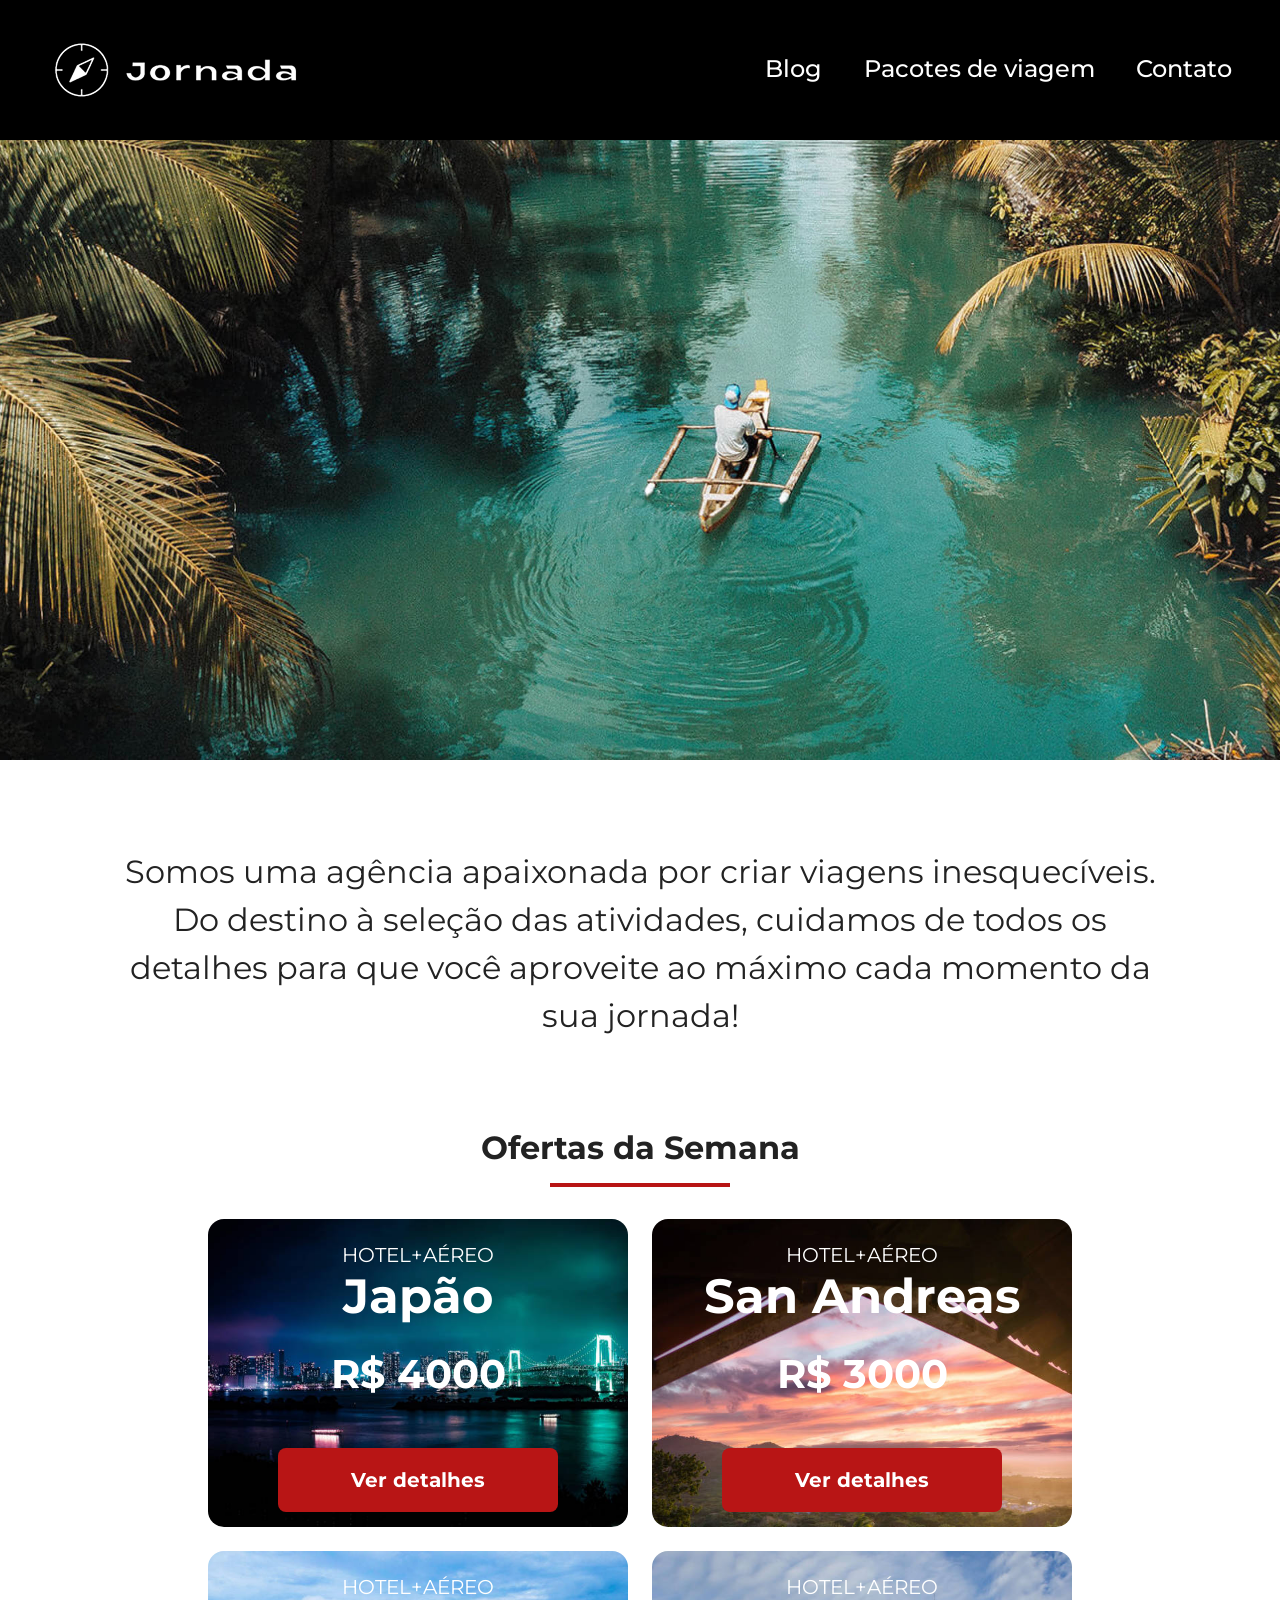
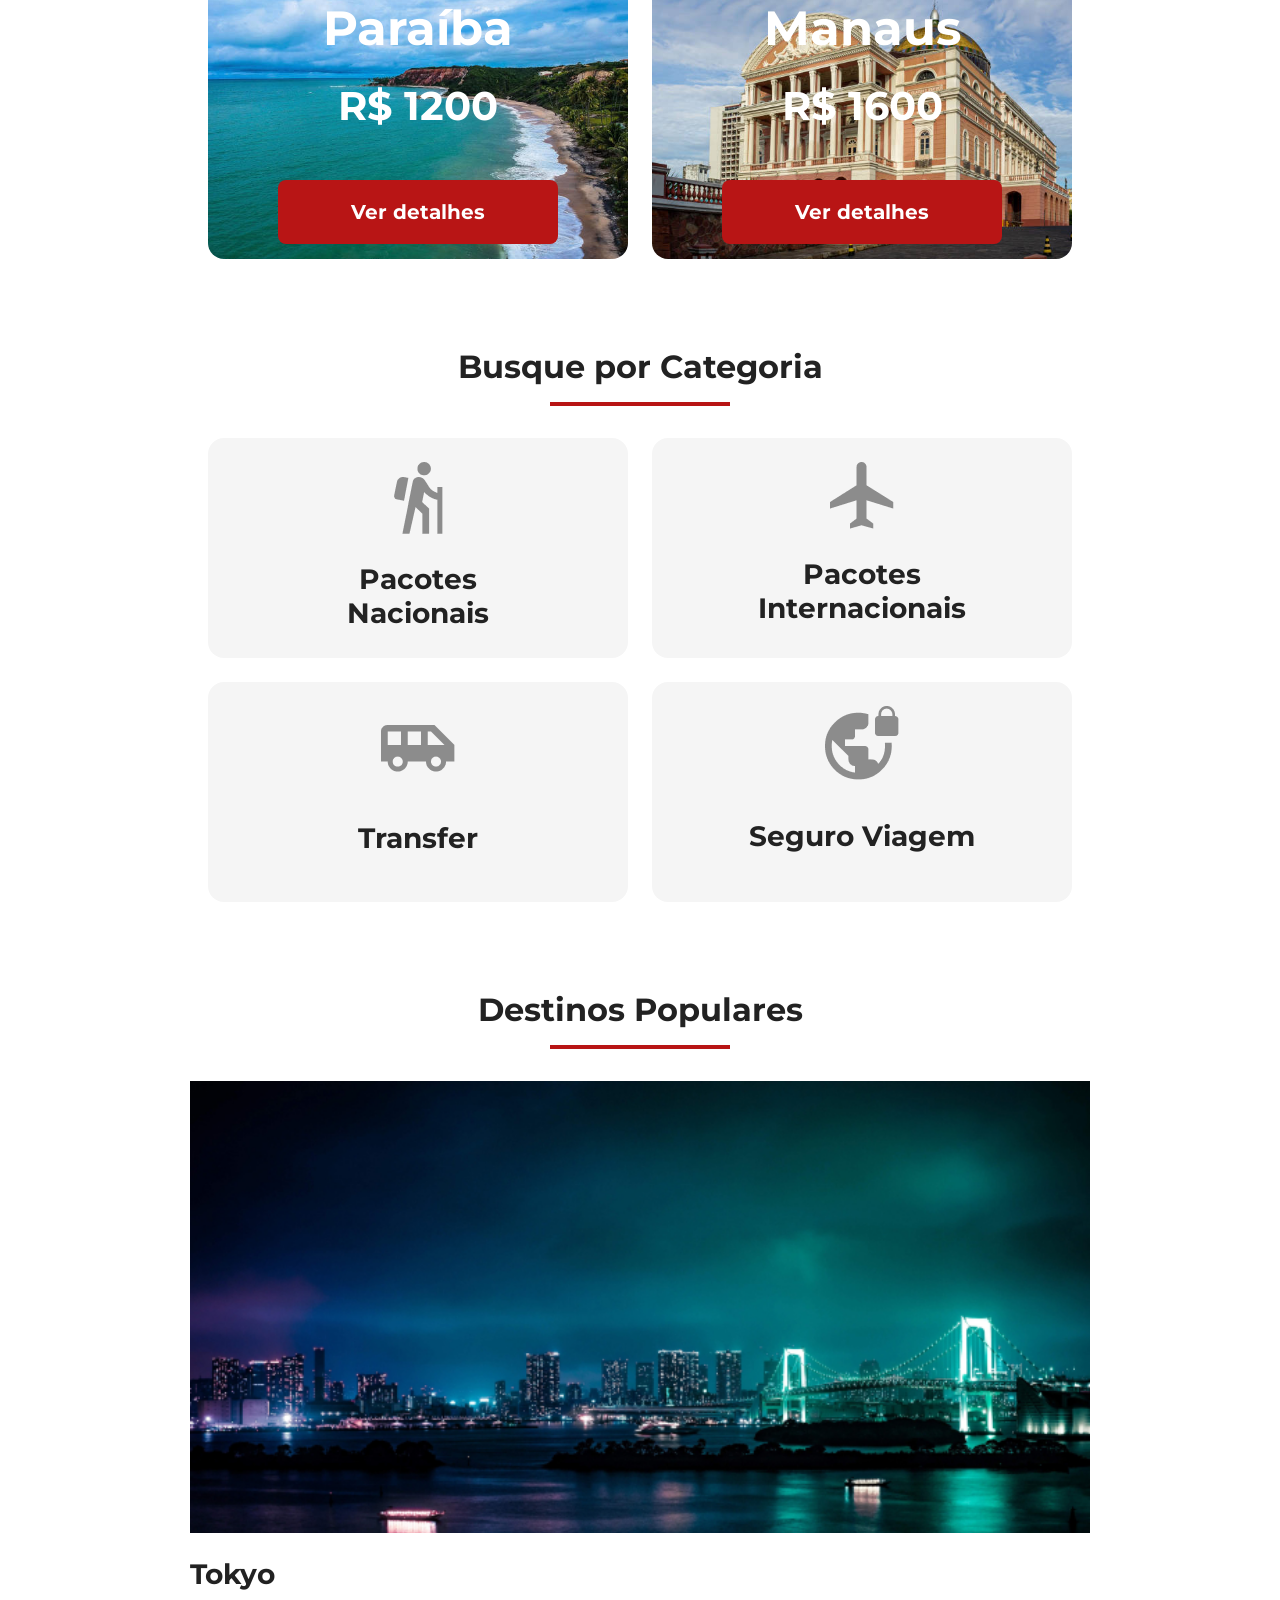
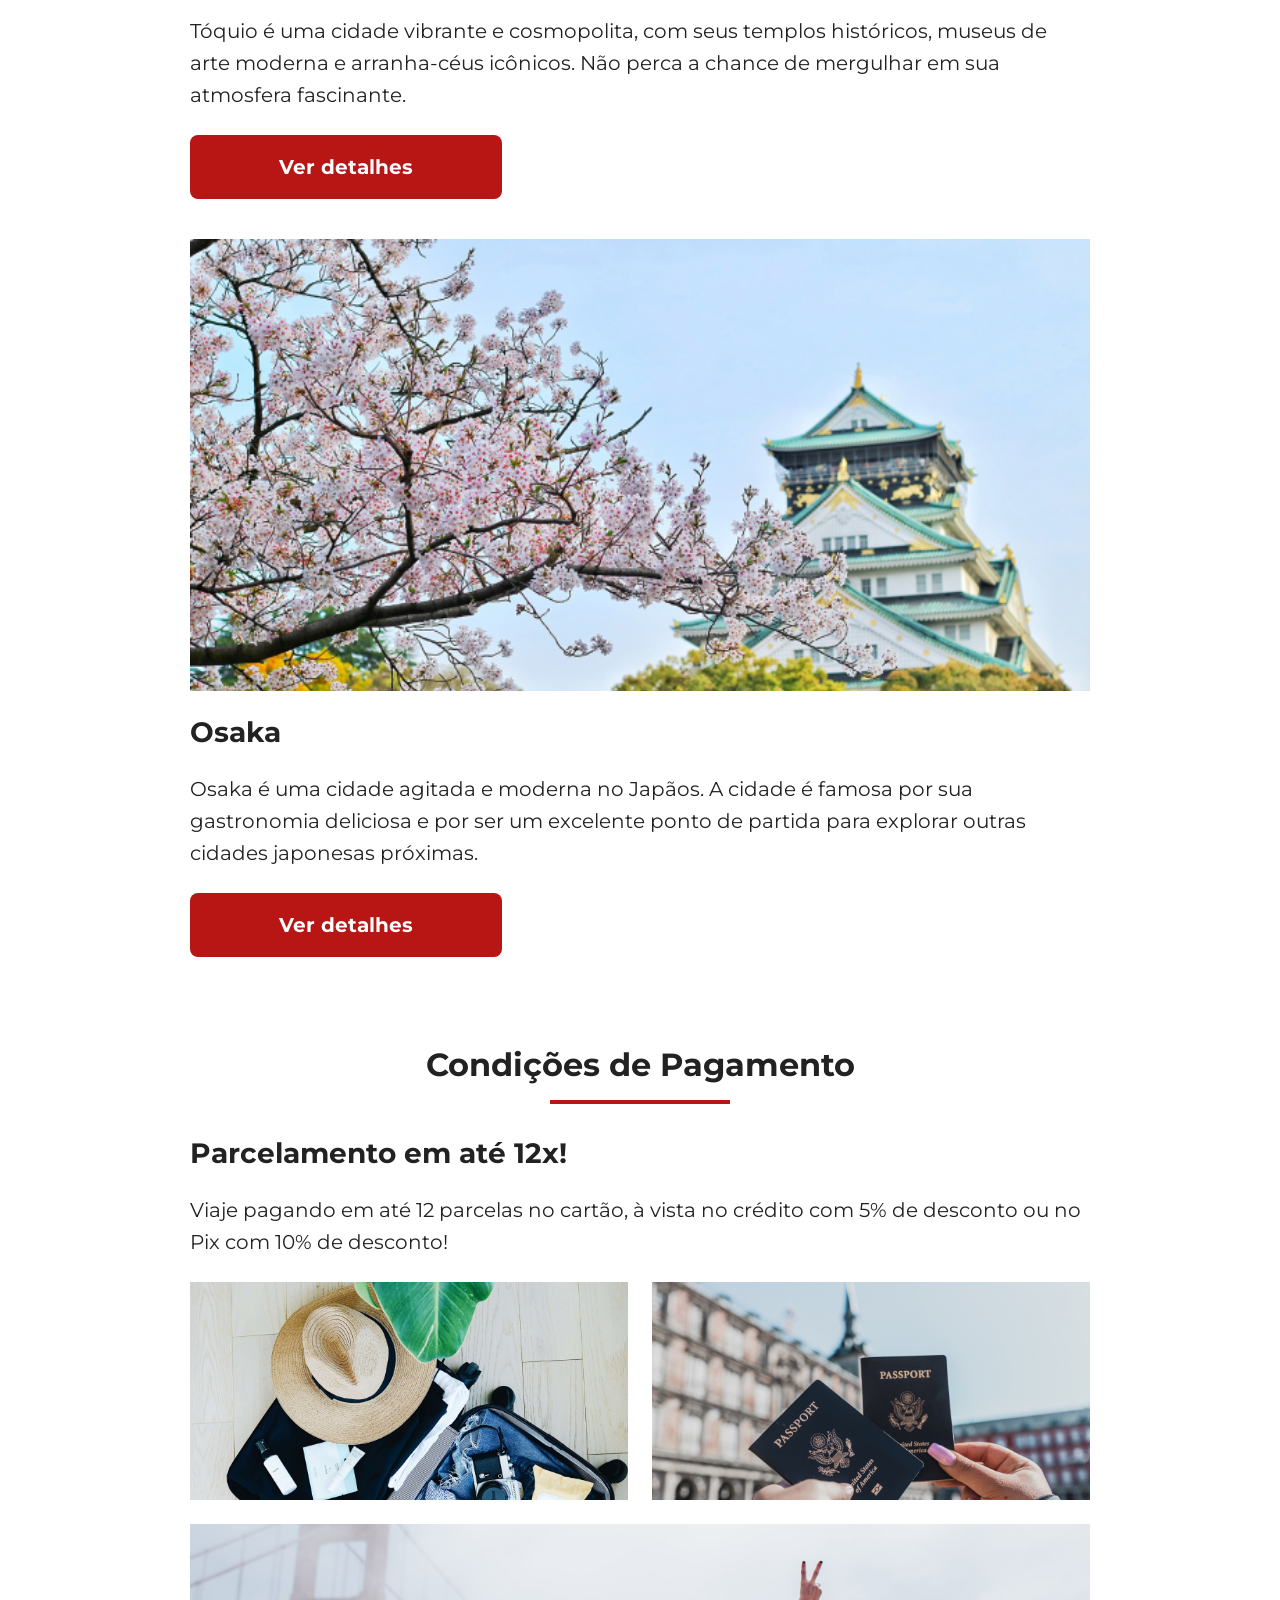
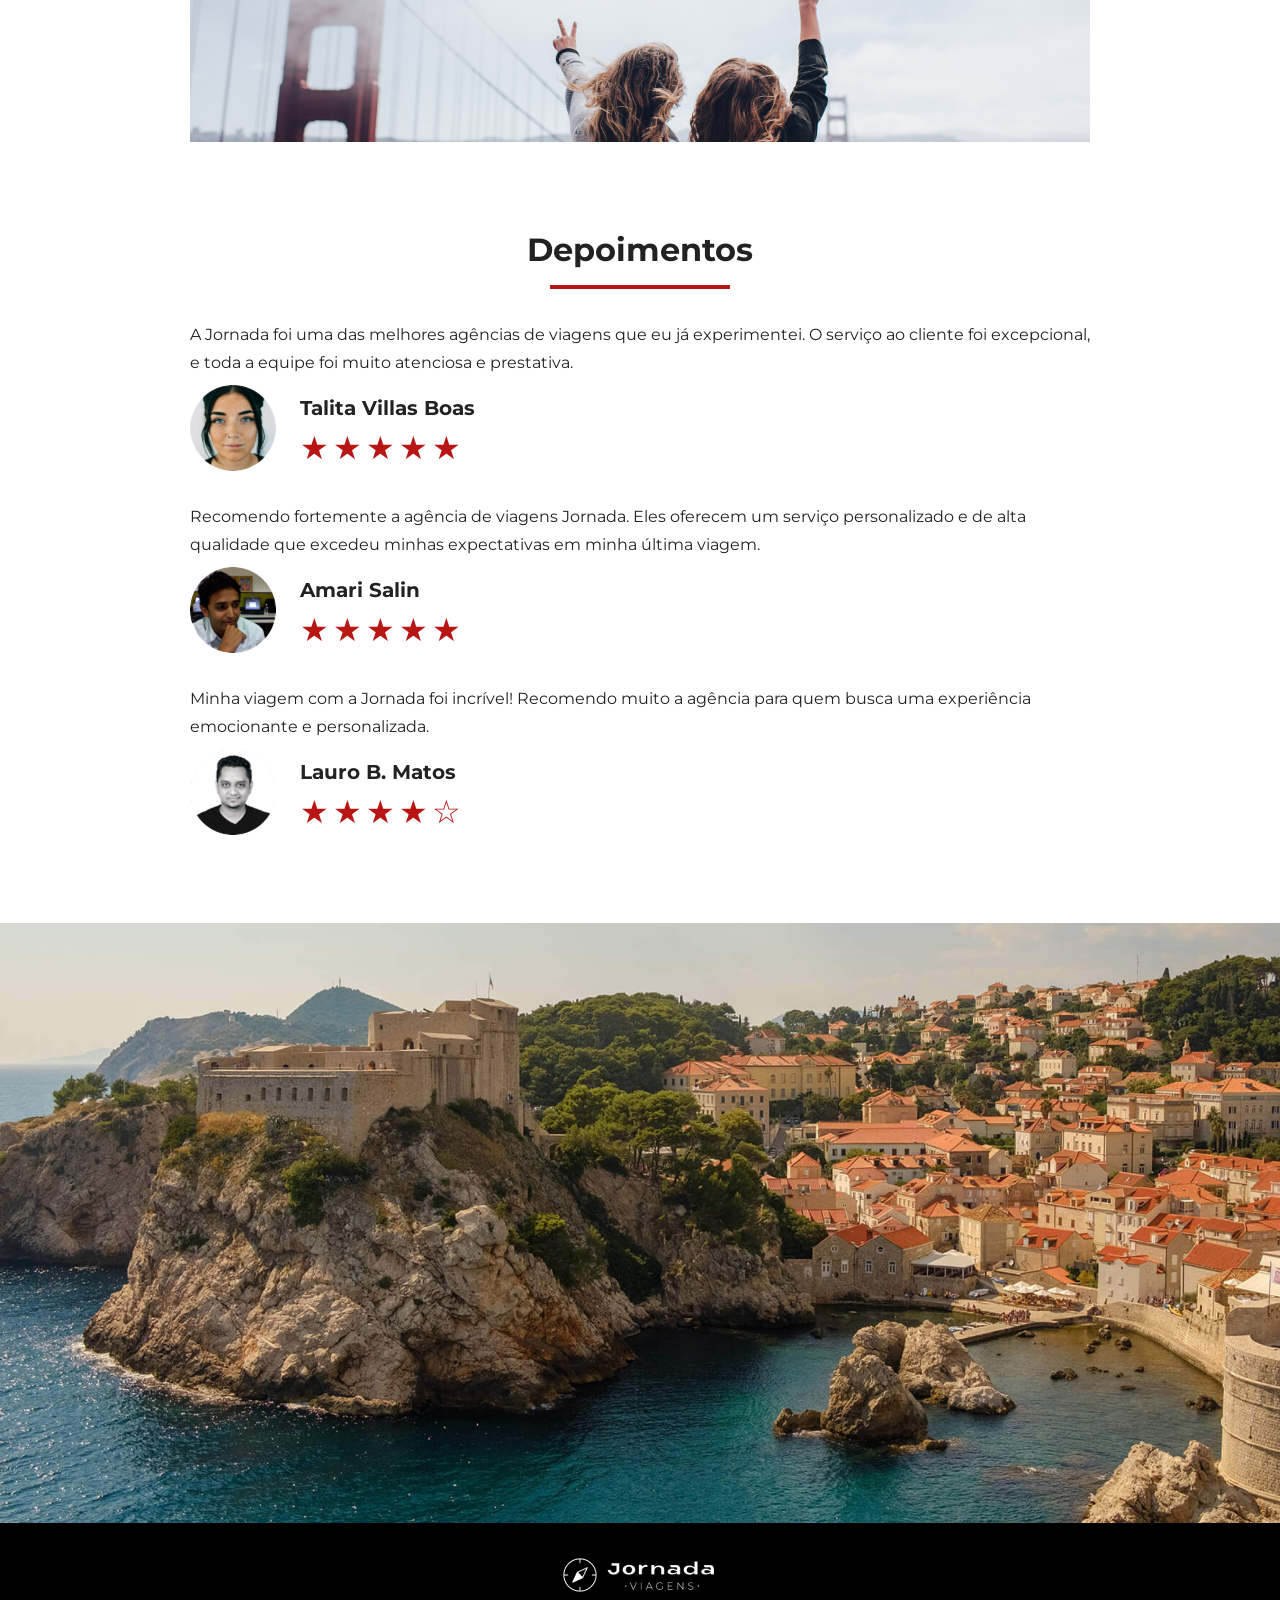
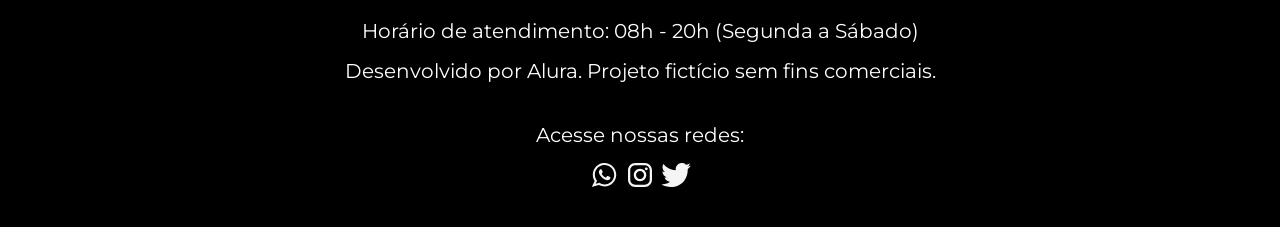
<file: index.html>
<!doctype html>
<html lang="pt-BR">
  <head>
    <meta charset="UTF-8" />
    <meta name="viewport" content="width=device-width, initial-scale=1.0" />

    <meta
      name="description"
      content="Jornada Viagens, uma agência apaixonada por criar viagens inesquecíveis"
    />

    <meta name="og:title" content="Jornada Viagens" />
    <meta
      name="og:description"
      content="Jornada Viagens, uma agência apaixonada por criar viagens inesquecíveis"
    />
    <meta
      name="og:image"
      content="https://devlary.github.io/jornada-viagens/img/bussola-jornada-preta.png"
    />
    <meta name="og:type" content="website" />
    <meta name="og:url" content="https://devlary.github.io/jornada-viagens" />

    <link rel="icon" href="favicon.svg" type="xml/svg" />
    <link rel="stylesheet" href="css/style.css" />
    <title>Jornada Viagens</title>
  </head>
  <body>
    <header class="main-header">
      <a class="logo" href="index.html" title="voltar para a página inicial">
        <img
          class="img-mobile"
          src="img/bussola-jornada-branca.png"
          alt="Bussola do logo Jornada Viagens na cor branca"
        />
        <img
          class="img-desktop"
          src="img/bussola-texto-jornada-branca.png"
          alt="Logo Jornada Viagens na cor branca"
        />
      </a>

      <div class="navigation-menu">
        <label for="menu"><img src="img/menu.png" alt="menu" /></label>
        <input type="checkbox" id="menu" hidden />

        <nav>
          <ul class="list-links">
            <li>
              <a href="blog.html" target="_blank" title="Acessar Blog">Blog</a>
            </li>
            <li>
              <a
                href="pacotes-viagem.html"
                target="_blank"
                title="Acessar Pacotes de viagem"
                >Pacotes de viagem</a
              >
            </li>
            <li>
              <a href="contato.html" target="_blank" title="Acessar Contato"
                >Contato</a
              >
            </li>
          </ul>
        </nav>
      </div>
    </header>

    <section class="hero">
      <div class="hero-img"></div>
      <h2>
        Somos uma agência apaixonada por criar viagens inesquecíveis. Do destino
        à seleção das atividades, cuidamos de todos os detalhes para que você
        aproveite ao máximo cada momento da sua jornada!
      </h2>
    </section>

    <section class="offers">
      <div class="section-title">
        <h2>Ofertas da Semana</h2>
        <hr />
      </div>
      <div class="offers-cards">
        <article class="card japao">
          <header>
            <p>HOTEL+AÉREO</p>
            <h3>Japão <br /><span>R$ 4000</span></h3>
          </header>
          <footer>
            <a href="#" class="button">Ver detalhes</a>
          </footer>
        </article>

        <article class="card san-andreas">
          <header>
            <p>HOTEL+AÉREO</p>
            <h3>San Andreas <br /><span>R$ 3000</span></h3>
          </header>
          <footer>
            <a href="#" class="button">Ver detalhes</a>
          </footer>
        </article>

        <article class="card paraiba">
          <header>
            <p>HOTEL+AÉREO</p>
            <h3>Paraíba <br /><span>R$ 1200</span></h3>
          </header>
          <footer>
            <a href="#" class="button">Ver detalhes</a>
          </footer>
        </article>

        <article class="card manaus">
          <header>
            <p>HOTEL+AÉREO</p>
            <h3>Manaus <br /><span>R$ 1600</span></h3>
          </header>
          <footer>
            <a href="#" class="button">Ver detalhes</a>
          </footer>
        </article>
      </div>
    </section>

    <section class="category">
      <div class="section-title">
        <h2>Busque por Categoria</h2>
        <hr />
      </div>

      <div class="category-cards">
        <a
          href="#"
          class="card"
          target="_blank"
          title="Busque pela categoria Pacotes Nacionais"
        >
          <img
            src="img/icon-pac-nacionais.png"
            alt="Serviço pacotes nacionais"
          />
          <h3 class="content-title">Pacotes <br />Nacionais</h3>
        </a>

        <a
          href="#"
          class="card"
          target="_blank"
          title="Busque pela categoria Pacotes Internacionais"
        >
          <img
            src="img/icon-pac-interacionais.png"
            alt="Serviço pacotes internacionais"
          />

          <h3 class="content-title">Pacotes <br />Internacionais</h3>
        </a>

        <a
          href="#"
          class="card single-line transfer"
          target="_blank"
          title="Busque pela categoria Transfer"
        >
          <img src="img/icon-transfer.png" alt="Serviço transfer" />

          <h3 class="content-title">Transfer</h3>
        </a>

        <a
          href="#"
          class="card single-line"
          target="_blank"
          title="Busque pela categoria Seguro Viagem"
        >
          <img src="img/icon-seguro-viagem.png" alt="Serviço seguro viagem" />

          <h3 class="content-title">Seguro Viagem</h3>
        </a>
      </div>
    </section>

    <section class="destinations">
      <div class="section-title">
        <h2>Destinos Populares</h2>
        <hr />
      </div>
      <div class="destination-itens">
        <article class="item">
          <header>
            <div class="img-item"></div>
            <h3 class="content-title">Tokyo</h3>
          </header>
          <p class="content-text">
            Tóquio é uma cidade vibrante e cosmopolita, com seus templos
            históricos, museus de arte moderna e arranha-céus icônicos. Não
            perca a chance de mergulhar em sua atmosfera fascinante.
          </p>
          <footer>
            <a
              href="#"
              class="button"
              target="_blank"
              title="Veja mais detalhes do destino Tokyo"
              >Ver detalhes</a
            >
          </footer>
        </article>

        <article class="item">
          <header>
            <div class="img-item osaka"></div>
            <h3 class="content-title">Osaka</h3>
          </header>
          <p class="content-text">
            Osaka é uma cidade agitada e moderna no Japãos. A cidade é famosa
            por sua gastronomia deliciosa e por ser um excelente ponto de
            partida para explorar outras cidades japonesas próximas.
          </p>
          <footer>
            <a
              href="#"
              class="button"
              target="_blank"
              title="Veja mais detalhes do destino Osaka"
              >Ver detalhes</a
            >
          </footer>
        </article>
      </div>
    </section>

    <section class="payments">
      <div class="section-title">
        <h2>Condições de Pagamento</h2>
        <hr />
      </div>

      <div class="content-container">
        <div class="text-content">
          <h3 class="content-title">Parcelamento em até 12x!</h3>
          <p class="content-text">
            Viaje pagando em até 12 parcelas no cartão, à vista no crédito com
            5% de desconto ou no Pix com 10% de desconto!
          </p>
        </div>
        <div class="image-gallery">
          <div class="image first"></div>
          <div class="image second"></div>
          <div class="image thirdy"></div>
        </div>
      </div>
    </section>

    <section class="testimonial">
      <div class="section-title">
        <h2>Depoimentos</h2>
        <hr />
      </div>

      <div class="testimonial-container">
        <article>
          <header>
            <p>
              A Jornada foi uma das melhores agências de viagens que eu já
              experimentei. O serviço ao cliente foi excepcional, e toda a
              equipe foi muito atenciosa e prestativa.
            </p>
          </header>
          <footer>
            <img
              src="img/avatar-talita.png"
              alt="imagem de perfil da cliente Talita Villas Boas"
            />
            <div class="profile-content">
              <h3>Talita Villas Boas</h3>
              <div class="rating">
                <span class="star">★</span>
                <span class="star">★</span>
                <span class="star">★</span>
                <span class="star">★</span>
                <span class="star">★</span>
              </div>
            </div>
          </footer>
        </article>
        <article>
          <header>
            <p>
              Recomendo fortemente a agência de viagens Jornada. Eles oferecem
              um serviço personalizado e de alta qualidade que excedeu minhas
              expectativas em minha última viagem.
            </p>
          </header>
          <footer>
            <img
              src="img/avatar-amari.png"
              alt="imagem de perfil do cliente Amari Salin"
            />
            <div class="profile-content">
              <h3>Amari Salin</h3>
              <div class="rating">
                <span class="star">★</span>
                <span class="star">★</span>
                <span class="star">★</span>
                <span class="star">★</span>
                <span class="star">★</span>
              </div>
            </div>
          </footer>
        </article>
        <article>
          <header>
            <p>
              Minha viagem com a Jornada foi incrível! Recomendo muito a agência
              para quem busca uma experiência emocionante e personalizada.
            </p>
          </header>
          <footer>
            <img
              src="img/avatar-lauro.png"
              alt="imagem de perfil do cliente Lauro B. Matos"
            />
            <div class="profile-content">
              <h3>Lauro B. Matos</h3>
              <div class="rating">
                <span class="star">★</span>
                <span class="star">★</span>
                <span class="star">★</span>
                <span class="star">★</span>
                <span class="star">☆</span>
              </div>
            </div>
          </footer>
        </article>
      </div>
    </section>

    <section class="bottom-hero">
      <div class="hero-img"></div>
    </section>

    <footer class="main-footer">
      <div class="footer-content">
        <img src="img/logo-footer.png" alt="Logo completo jornada viagens" />
        <p>Horário de atendimento: 08h - 20h (Segunda a Sábado)</p>
        <p>Desenvolvido por Alura. Projeto fictício sem fins comerciais.</p>
      </div>

      <div class="footer-social">
        <p>Acesse nossas redes:</p>

        <a href="#" target="_blank" title="Acessa o whatsapp do Jornada Viagens"
          ><img
            src="img/icon-whatsapp.svg"
            alt="icone do whatsapp na cor branca"
        /></a>
        <a
          href="#"
          target="_blank"
          title="Acessa o instagram do Jornada Viagens"
          ><img
            src="img/icon-instagram.svg"
            alt="icone do instagram na cor branca"
        /></a>
        <a href="#" target="_blank" title="Acessa o twitter do Jornada Viagens"
          ><img src="img/icon-twitter.svg" alt="icone do twitter na cor branca"
        /></a>
      </div>
    </footer>
  </body>
</html>
</file>
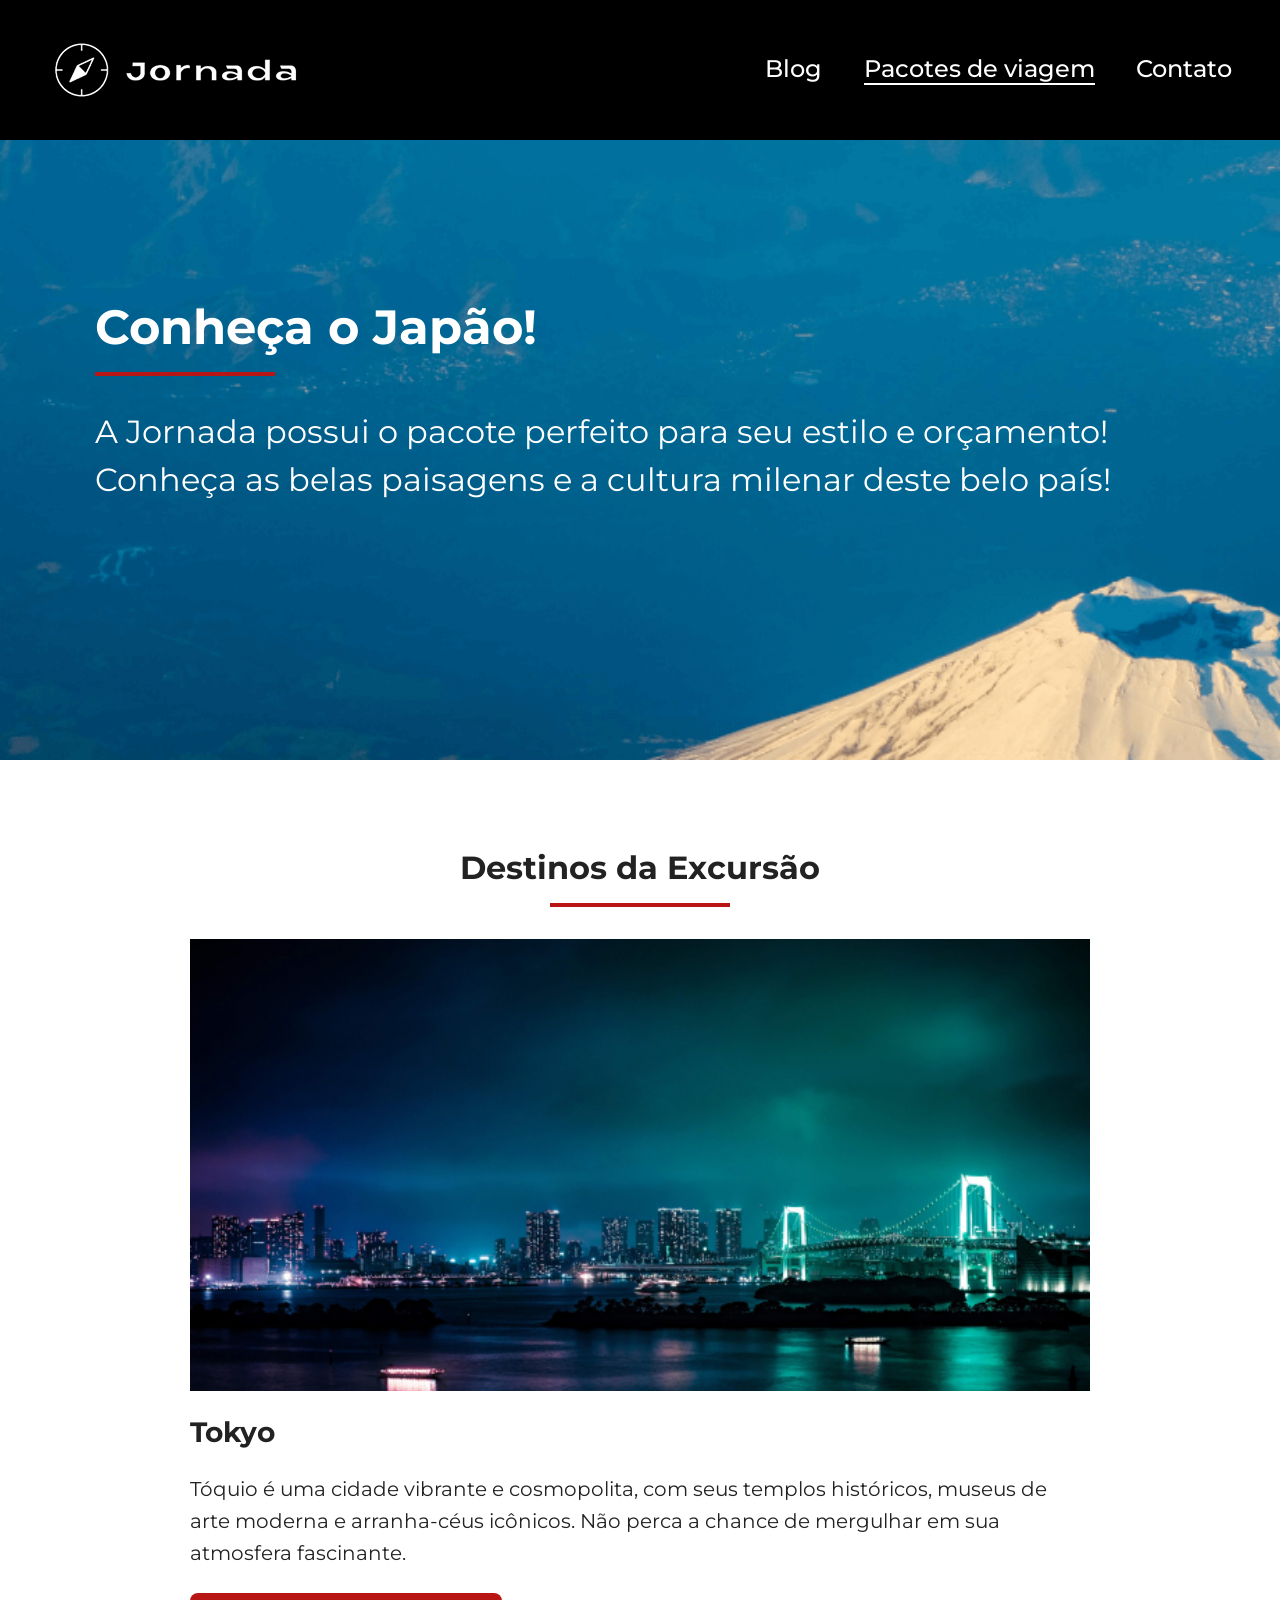
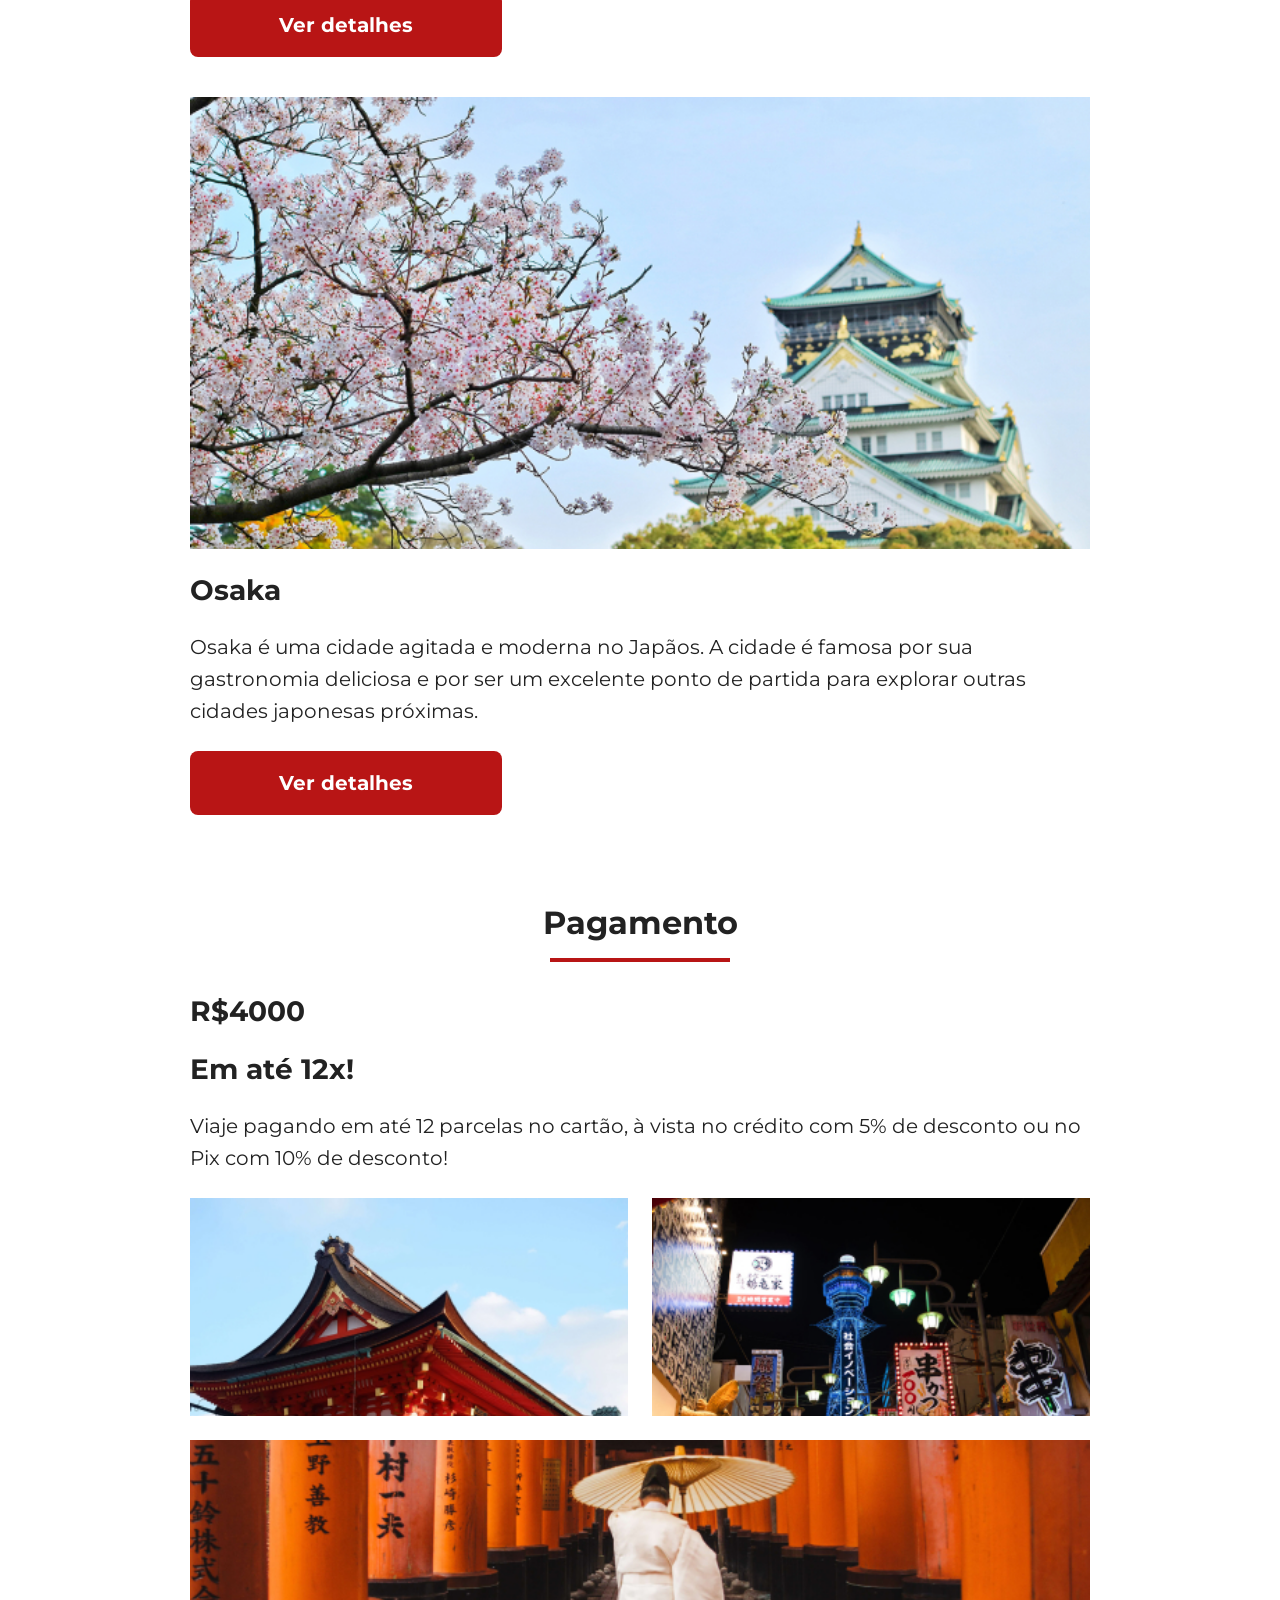
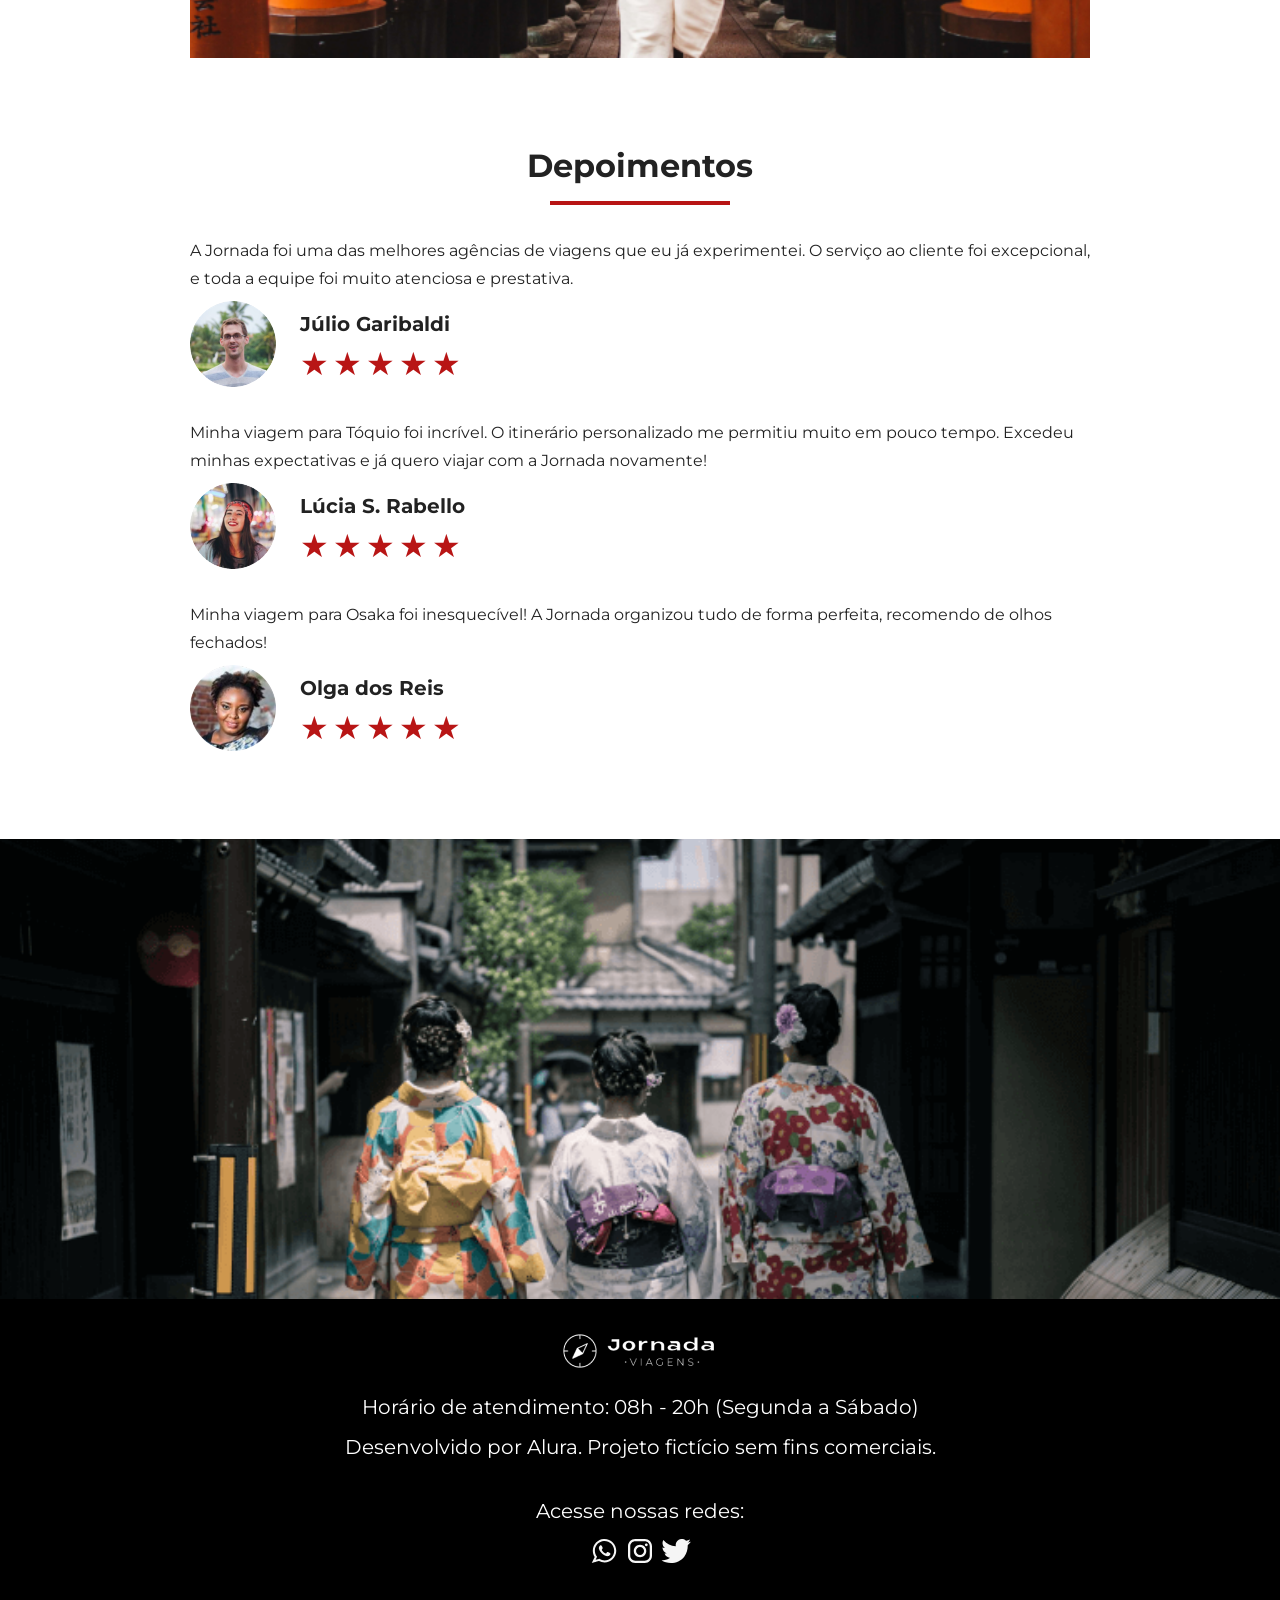
<file: pacotes-viagem.html>
<!doctype html>
<html lang="pt-BR">
  <head>
    <meta charset="UTF-8" />
    <meta name="viewport" content="width=device-width, initial-scale=1.0" />

    <meta
      name="description"
      content="Jornada Viagens, uma agência apaixonada por criar viagens inesquecíveis"
    />

    <meta name="og:title" content="Jornada Viagens" />
    <meta
      name="og:description"
      content="Jornada Viagens, uma agência apaixonada por criar viagens inesquecíveis"
    />
    <meta
      name="og:image"
      content="https://devlary.github.io/jornada-viagens/img/bussola-jornada-preta.png"
    />
    <meta name="og:type" content="website" />
    <meta
      name="og:url"
      content="https://devlary.github.io/jornada-viagens/pacotes-viagem.html"
    />

    <link rel="icon" href="favicon.svg" type="xml/svg" />
    <link rel="stylesheet" href="css/style.css" />
    <title>Pacotes de Viagens</title>
  </head>
  <body>
    <header class="main-header">
      <a
        class="logo"
        href="pacotes-viagem.html"
        title="voltar para a página inicial"
      >
        <img
          class="img-mobile"
          src="img/bussola-jornada-branca.png"
          alt="Bussola do logo Jornada Viagens na cor branca"
        />
        <img
          class="img-desktop"
          src="img/bussola-texto-jornada-branca.png"
          alt="Logo Jornada Viagens na cor branca"
        />
      </a>

      <div class="navigation-menu">
        <label for="menu"><img src="img/menu.png" alt="menu" /></label>
        <input type="checkbox" id="menu" hidden />

        <nav>
          <ul class="list-links">
            <li>
              <a href="blog.html" target="_blank" title="Acessar Blog">Blog</a>
            </li>
            <li>
              <a
                href="pacotes-viagem.html"
                class="active"
                target="_blank"
                title="Acessar Pacotes de viagem"
                >Pacotes de viagem</a
              >
            </li>
            <li>
              <a href="contato.html" target="_blank" title="Acessar Contato"
                >Contato</a
              >
            </li>
          </ul>
        </nav>
      </div>
    </header>

    <section class="hero-pac-viagem">
      <div class="hero-img">
        <div class="section-title-left">
          <h1>Conheça o Japão!</h1>
          <hr />
        </div>
        <p>
          A Jornada possui o pacote perfeito para seu estilo e orçamento!
          Conheça as belas paisagens e a cultura milenar deste belo país!
        </p>
      </div>
    </section>

    <section class="destinations">
      <div class="section-title">
        <h2>Destinos da Excursão</h2>
        <hr />
      </div>
      <div class="destination-itens">
        <article class="item">
          <header>
            <div class="img-item"></div>
            <h3 class="content-title">Tokyo</h3>
          </header>
          <p class="content-text">
            Tóquio é uma cidade vibrante e cosmopolita, com seus templos
            históricos, museus de arte moderna e arranha-céus icônicos. Não
            perca a chance de mergulhar em sua atmosfera fascinante.
          </p>
          <footer>
            <a
              href="#"
              class="button"
              target="_blank"
              title="Veja mais detalhes do destino Tokyo"
              >Ver detalhes</a
            >
          </footer>
        </article>

        <article class="item">
          <header>
            <div class="img-item osaka"></div>
            <h3 class="content-title">Osaka</h3>
          </header>
          <p class="content-text">
            Osaka é uma cidade agitada e moderna no Japãos. A cidade é famosa
            por sua gastronomia deliciosa e por ser um excelente ponto de
            partida para explorar outras cidades japonesas próximas.
          </p>
          <footer>
            <a
              href="#"
              class="button"
              target="_blank"
              title="Veja mais detalhes do destino Osaka"
              >Ver detalhes</a
            >
          </footer>
        </article>
      </div>
    </section>

    <section class="payments">
      <div class="section-title">
        <h2>Pagamento</h2>
        <hr />
      </div>

      <div class="content-container">
        <div class="text-content">
          <h3 class="content-title">R$4000</h3>
          <h3 class="content-title">Em até 12x!</h3>
          <p class="content-text">
            Viaje pagando em até 12 parcelas no cartão, à vista no crédito com
            5% de desconto ou no Pix com 10% de desconto!
          </p>
        </div>
        <div class="image-gallery pac-viagem">
          <div class="image first"></div>
          <div class="image second"></div>
          <div class="image thirdy"></div>
        </div>
      </div>
    </section>

    <section class="testimonial">
      <div class="section-title">
        <h2>Depoimentos</h2>
        <hr />
      </div>

      <div class="testimonial-container">
        <article>
          <header>
            <p>
              A Jornada foi uma das melhores agências de viagens que eu já
              experimentei. O serviço ao cliente foi excepcional, e toda a
              equipe foi muito atenciosa e prestativa.
            </p>
          </header>
          <footer>
            <img
              src="img/travel-packages/avatar-julio.png"
              alt="imagem de perfil do cliente Júlio Garibaldi"
            />
            <div class="profile-content">
              <h3>Júlio Garibaldi</h3>
              <div class="rating">
                <span class="star">★</span>
                <span class="star">★</span>
                <span class="star">★</span>
                <span class="star">★</span>
                <span class="star">★</span>
              </div>
            </div>
          </footer>
        </article>
        <article>
          <header>
            <p>
              Minha viagem para Tóquio foi incrível. O itinerário personalizado
              me permitiu muito em pouco tempo. Excedeu minhas expectativas e já
              quero viajar com a Jornada novamente!
            </p>
          </header>
          <footer>
            <img
              src="img/travel-packages/avatar-lucia.png"
              alt="imagem de perfil da cliente Lúcia S. Rabello"
            />
            <div class="profile-content">
              <h3>Lúcia S. Rabello</h3>
              <div class="rating">
                <span class="star">★</span>
                <span class="star">★</span>
                <span class="star">★</span>
                <span class="star">★</span>
                <span class="star">★</span>
              </div>
            </div>
          </footer>
        </article>
        <article>
          <header>
            <p>
              Minha viagem para Osaka foi inesquecível! A Jornada organizou tudo
              de forma perfeita, recomendo de olhos fechados!
            </p>
          </header>
          <footer>
            <img
              src="img/travel-packages/avatar-olga.png"
              alt="imagem de perfil da cliente Olga dos Reis"
            />
            <div class="profile-content">
              <h3>Olga dos Reis</h3>
              <div class="rating">
                <span class="star">★</span>
                <span class="star">★</span>
                <span class="star">★</span>
                <span class="star">★</span>
                <span class="star">★</span>
              </div>
            </div>
          </footer>
        </article>
      </div>
    </section>

    <section class="pac-bottom-hero">
      <div class="hero-img"></div>
    </section>

    <footer class="main-footer">
      <div class="footer-content">
        <img src="img/logo-footer.png" alt="Logo completo jornada viagens" />
        <p>Horário de atendimento: 08h - 20h (Segunda a Sábado)</p>
        <p>Desenvolvido por Alura. Projeto fictício sem fins comerciais.</p>
      </div>

      <div class="footer-social">
        <p>Acesse nossas redes:</p>

        <a href="#" target="_blank" title="Acessa o whatsapp do Jornada Viagens"
          ><img
            src="img/icon-whatsapp.svg"
            alt="icone do whatsapp na cor branca"
        /></a>
        <a
          href="#"
          target="_blank"
          title="Acessa o instagram do Jornada Viagens"
          ><img
            src="img/icon-instagram.svg"
            alt="icone do instagram na cor branca"
        /></a>
        <a href="#" target="_blank" title="Acessa o twitter do Jornada Viagens"
          ><img src="img/icon-twitter.svg" alt="icone do twitter na cor branca"
        /></a>
      </div>
    </footer>
  </body>
</html>
</file>
<file: css/style.css>
@import url(global.css);
@import url(header.css);
@import url(hero.css);
@import url(offers.css);
@import url(category.css);
@import url(destinations.css);
@import url(payments.css);
@import url(testimonials.css);
@import url(footer.css);
</file>
